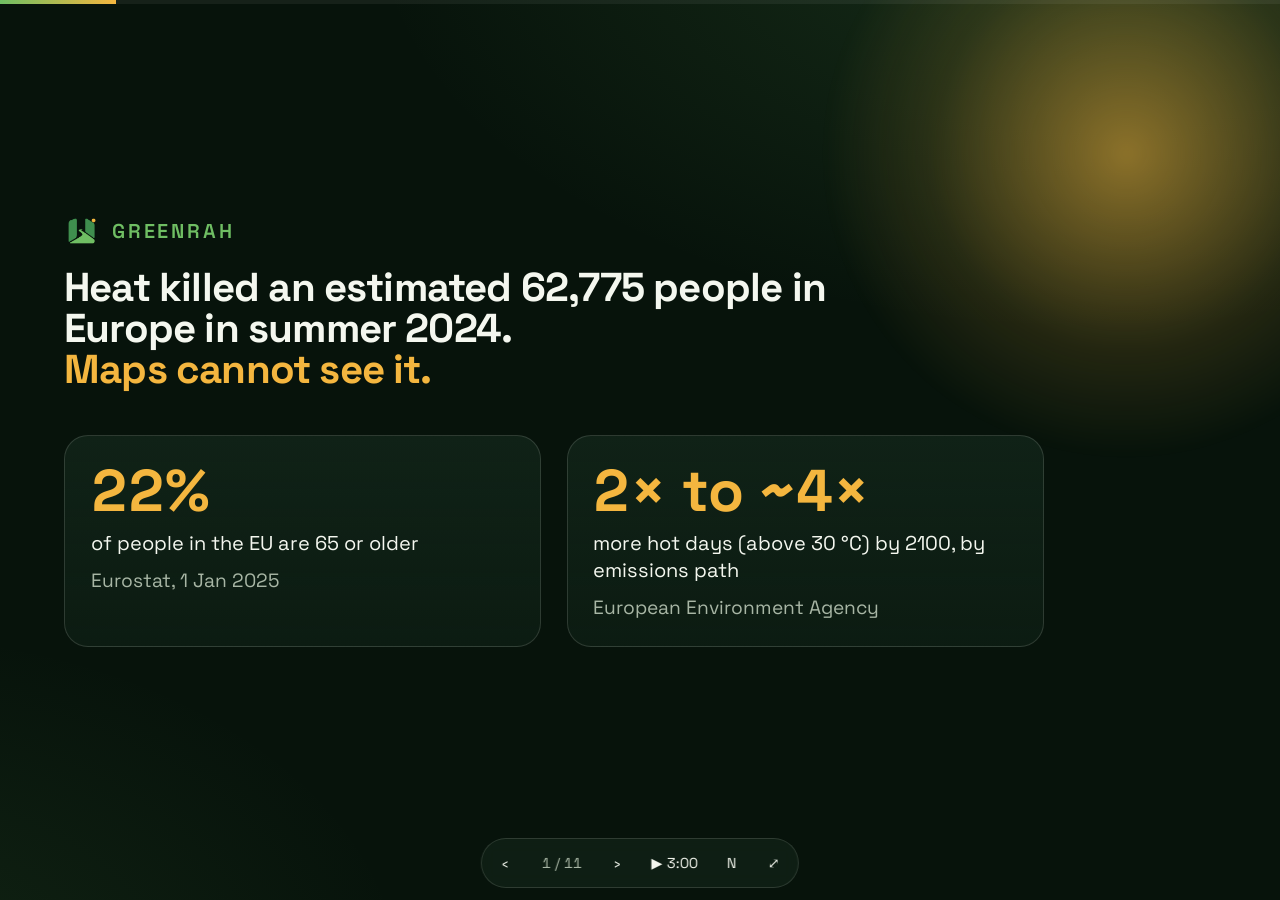
<file: index.html>
<!doctype html>
<html lang="en">
<head>
<meta charset="utf-8">
<meta name="viewport" content="width=device-width, initial-scale=1, viewport-fit=cover">
<meta name="robots" content="noindex, nofollow, noarchive">
<meta name="color-scheme" content="dark">
<meta name="theme-color" content="#07130b">
<title>GreenRah: The cooler way. 3-minute pitch</title>
<link rel="icon" href="assets/greenrah-icon.png">
<link rel="stylesheet" href="css/q.css?v=20261016g">
</head>
<body>
<div class="progress" aria-hidden="true"><i id="bar"></i></div>
<main id="deck" aria-roledescription="presentation" aria-label="GreenRah 3-minute pitch">

<!-- 1 HOOK -->
<section class="slide s-hook" data-id="hook" aria-label="Hook">
  <div class="sun" aria-hidden="true"></div>
  <div class="wrap">
    <p class="kicker r1"><img src="assets/greenrah-icon.png" alt="" class="mini-logo"> GreenRah</p>
    <h1 class="r2">Heat killed an estimated 62,775 people in Europe in summer 2024.<br><span class="hot">Maps cannot see it.</span></h1>
    <div class="stats stats-two">
      <div class="stat r3"><b class="count" data-to="22" data-suffix="%">22%</b><span>of people in the EU are 65 or older</span><small>Eurostat, 1 Jan 2025</small></div>
      <div class="stat r4"><b>2× to ~4×</b><span>more hot days (above 30&nbsp;°C) by 2100, by emissions path</span><small>European Environment Agency</small></div>
    </div>
  </div>
</section>

<!-- 2 PROBLEM -->
<section class="slide s-problem" data-id="problem" aria-label="Problem">
  <div class="wrap grid2">
    <div>
      <p class="kicker r1">The problem</p>
      <h2 class="r2">Imagine you travel to <span class="cycle"><span>Barcelona.</span><span>the Algarve.</span><span>Rome.</span></span></h2>
      <p class="lead r3">Your map shows the fastest way. Not the weather. Not the sun hours. Not the shade.</p>
      <ul class="xlist r4">
        <li><i class="x">✕</i> Weather</li><li><i class="x">✕</i> Sun hours</li><li><i class="x">✕</i> Shade</li>
      </ul>
    </div>
    <div class="maps-card r3" aria-hidden="true">
      <svg viewBox="0 0 400 300" class="mapsvg">
        <rect width="400" height="300" fill="#e9ece4"/>
        <g fill="#d6dccf"><rect x="20" y="20" width="90" height="70" rx="6"/><rect x="130" y="20" width="110" height="70" rx="6"/><rect x="260" y="20" width="120" height="70" rx="6"/><rect x="20" y="110" width="90" height="80" rx="6"/><rect x="260" y="110" width="120" height="80" rx="6"/><rect x="20" y="210" width="90" height="70" rx="6"/><rect x="130" y="210" width="110" height="70" rx="6"/><rect x="260" y="210" width="120" height="70" rx="6"/></g>
        <rect x="130" y="110" width="110" height="80" rx="6" fill="#cfe4c5"/>
        <path class="draw" d="M40 250 L120 250 L120 100 L250 100 L250 40 L360 40" fill="none" stroke="#4285f4" stroke-width="9" stroke-linecap="round" stroke-linejoin="round"/>
        <circle cx="40" cy="250" r="9" fill="#fff" stroke="#4285f4" stroke-width="4"/><circle cx="360" cy="40" r="10" fill="#ea4335"/>
        <g class="suns"><circle cx="120" cy="175" r="14" fill="#f4b63f"/><circle cx="185" cy="100" r="14" fill="#f4b63f"/><circle cx="305" cy="40" r="14" fill="#f4b63f"/></g>
      </svg>
      <div class="pill"><b>Fastest</b> · the shortest line on the map</div>
    </div>
  </div>
</section>

<!-- 3 SOLUTION / ENGINE -->
<section class="slide s-engine" data-id="engine" aria-label="Solution">
  <div class="wrap grid2">
    <div>
      <p class="kicker r1">The solution</p>
      <h2 class="r2">Not the fastest way.<br><span class="cool">The coolest way.</span></h2>
      <p class="lead r3">The GreenRah comfort engine combines five layers into one comfort score and a shade list.</p>
    </div>
    <div class="engine" aria-label="Five layers">
      <div class="layer l1"><span class="ic"><i class="ico" data-icon="temperature"></i></span>Live weather</div>
      <div class="layer l2"><span class="ic"><i class="ico" data-icon="sun"></i></span>Solar position</div>
      <div class="layer l3"><span class="ic"><i class="ico" data-icon="building"></i></span>3D building shapes</div>
      <div class="layer l4"><span class="ic"><i class="ico" data-icon="mountain"></i></span>Elevation and street slope</div>
      <div class="layer l5"><span class="ic"><i class="ico" data-icon="route"></i></span>Walkability network</div>
      <div class="engine-out">
        <div class="score"><small>Comfort score</small><b>82</b></div>
        <div class="shade-list"><small>Shade list</small><i style="--w:72%"></i><i style="--w:54%"></i><i style="--w:88%"></i></div>
      </div>
    </div>
  </div>
</section>

<!-- 4 HEAT SMART: LISBON -->
<section class="slide s-heat" data-id="heatsmart" aria-label="Heat smart demo, Lisbon">
  <div class="wrap demo">
    <div class="demo-copy">
      <p class="kicker r1">Heat smart</p>
      <h2 class="r2">A to B. Pick a day and an hour. <span class="cool">Get the coolest walk.</span></h2>
      <p class="meta r3">Lisbon · Igreja do Menino Deus → 15 Travessa do Barbosa · 19 Oct, 13:55</p>
      <ul class="legend r4"><li><i class="ln green"></i>Coolest</li><li><i class="ln red"></i>Fastest</li><li><i class="pin-ic">WC</i>Public toilet</li><li><i class="pin-ic water"><i class="ico" data-icon="droplet"></i></i>Water tap</li></ul>
    </div>
    <div class="stage3d r3">
      <div class="kb">
        <img class="shot" src="assets/app/lisbon-3d-base.webp" alt="GreenRah 3D view of Lisbon: coolest and fastest walks with toilet pins" data-fallback="lisbon">
        <svg class="overlay" viewBox="0 0 573 946" preserveAspectRatio="none" aria-hidden="true">
          <defs>
            <mask id="mask-lisbon" maskUnits="userSpaceOnUse" x="0" y="0" width="573" height="946">
              <path class="route red" pathLength="1" d="M 216 848 L 208 820 L 88 699 L 91 676 L 112 640 L 123 589 L 112 538 L 202 448 L 181 367 L 204 289 L 195 211 L 208 161 L 241 122"/>
              <path class="route green" pathLength="1" d="M 243 835 L 254 801 L 214 758 L 236 660 L 242 570 L 291 481 L 332 419 L 350 392 L 382 338 L 368 296 L 298 212 L 295 195 L 223 89 L 189 21"/>
            </mask>
          </defs>
          <image href="assets/app/lisbon-3d.webp" width="573" height="946" mask="url(#mask-lisbon)"/>
          <circle cx="228" cy="852" r="11" class="dot a"/><circle cx="226" cy="108" r="11" class="dot b"/>
        </svg>
        <div class="pins">
          <span class="pin wc" style="--x:45.5%;--y:71.4%;--d:0">WC</span>
          <span class="pin wc" style="--x:28.7%;--y:53.1%;--d:1">WC</span>
          <span class="pin wc" style="--x:58.1%;--y:42.3%;--d:2">WC</span>
          <span class="pin wc" style="--x:35.5%;--y:26.8%;--d:3">WC</span>
        </div>
      </div>
      <div class="chip-float"><b class="cool">Coolest</b> · more shade at 13:55</div>
    </div>
  </div>
</section>

<!-- 5 ACCESSIBLE: KEY DEMO -->
<section class="slide s-access" data-id="accessible" aria-label="Accessible mode demo, Barcelona">
  <div class="wrap demo">
    <div class="demo-copy">
      <p class="kicker r1 kick-access">Accessible mode</p>
      <h2 class="r2">For seniors, wheelchairs and strollers: <span class="access">find a gentle walk.</span></h2>
      <p class="meta r3">Barcelona · la Marina del Prat Vermell → Iveco Goncas, Carrer dels Almogavers · 18 Oct, 13:40</p>
      <ul class="legend r4"><li><i class="ln green"></i>Gentle: step-free, lowest slope</li><li><i class="ln red"></i>Fastest</li></ul>
      <button class="replay" type="button" data-replay>↻ Replay demo</button>
    </div>
    <div class="duo">
      <!-- Phone: live HTML rebuild of the GreenRah Plan panel -->
      <div class="phone" aria-label="GreenRah Plan panel switching from Heat smart to Accessible">
        <div class="screen">
          <div class="statusbar"><span>13:40</span><span>●●● ▮</span></div>
          <div class="plan">
            <div class="plan-head"><img src="assets/greenrah-icon.png" alt=""><b>Plan your walk</b></div>
            <small class="lbl">Routing mode</small>
            <div class="seg"><i class="knob"></i><span class="opt o1"><i class="ico" data-icon="sun"></i> Heat smart</span><span class="opt o2"><i class="ico" data-icon="accessible"></i> Accessible</span></div>
            <p class="hint"><span class="h1">Coolest vs fastest using shade, UTCI and sun exposure.</span><span class="h2">Step-free routes with the lowest slope.</span></p>
            <div class="field"><i class="fd"></i><small>From</small>la Marina del Prat Vermell</div>
            <div class="field"><i class="fd to"></i><small>To</small>Iveco Goncas, C. dels Almogavers</div>
            <div class="dt"><small>Date &amp; time</small><b>18 Oct · 13:40</b></div>
            <div class="days"><span>Fr<br>16</span><span>Sa<br>17</span><span class="on">Su<br>18</span><span>Mo<br>19</span><span>Tu<br>20</span></div>
            <div class="shadow-time"><small>Shadow time</small><b>13:40</b><i class="track"><i class="thumb"></i></i><span>00:00</span><span>12:00</span><span>24:00</span></div>
            <button class="go" type="button" tabindex="-1"><span class="g1">▷ Find coolest walk</span><span class="g2">▷ Find gentle walk</span><i class="spin"></i></button>
          </div>
          <div class="finger" aria-hidden="true"></div>
        </div>
      </div>
      <!-- Result -->
      <div class="result" aria-label="Barcelona result: gentle versus fastest">
        <div class="kb kb2">
          <img class="shot" src="assets/app/barcelona-3d-base.webp" alt="GreenRah 3D view of Barcelona: gentle and fastest walks" data-fallback="barcelona">
          <svg class="overlay" viewBox="0 0 568 796" preserveAspectRatio="none" aria-hidden="true">
            <defs>
              <mask id="mask-barcelona" maskUnits="userSpaceOnUse" x="0" y="0" width="568" height="796">
                <path class="route red" pathLength="1" d="M 236 713 L 240 442 L 226 384 L 198 336 L 148 326 L 97 295 L 90 247 L 147 174 L 113 96 L 141 66"/>
                <path class="route green" pathLength="1" d="M 243 713 L 243 659 L 254 597 L 254 452 L 272 434 L 371 375 L 433 295 L 490 264 L 499 202 L 482 190 L 424 163 L 306 153 L 286 131 L 199 123 L 188 72 L 163 59"/>
              </mask>
            </defs>
            <image href="assets/app/barcelona-3d.webp" width="568" height="796" mask="url(#mask-barcelona)"/>
            <circle cx="240" cy="728" r="11" class="dot a"/><circle cx="152" cy="50" r="11" class="dot b"/>
          </svg>
          <div class="pins"><span class="pin water" style="--x:45%;--y:58%;--d:0"><i class="ico" data-icon="droplet"></i></span><span class="pin water" style="--x:80%;--y:34%;--d:1"><i class="ico" data-icon="droplet"></i></span></div>
        </div>
        <div class="rcard">
          <div class="rtop"><span class="tag"><i class="ico" data-icon="accessible"></i> Gentle</span><span class="wx">18 °C · UV 1</span></div>
          <div class="rnums"><b>5.1 km</b><b>1 h 6 m</b><b>60% shade</b></div>
          <div class="rwater"><i class="ico" data-icon="droplet"></i> Water on the path</div>
        </div>
      </div>
    </div>
  </div>
</section>

<!-- 6 FEATURES -->
<section class="slide s-features" data-id="features" aria-label="Features">
  <div class="wrap grid2">
    <div>
      <p class="kicker r1">Built for summer</p>
      <h2 class="r2">Water and toilets, <span class="cool">on your route and across the map.</span></h2>
      <p class="lead r3">In a heatwave, a drinking tap is not a detail. It is safety. GreenRah shows taps and WCs across Europe and Great Britain, and it factors in clouds too.</p>
      <div class="facts r4">
        <div><b class="count" data-to="37">37</b><span>countries</span></div>
        <div><b class="count" data-to="1471" data-suffix="+">1,471</b><span>cities</span></div>
        <div><b>EN · PT</b><span>languages</span></div>
        <div><b>~2</b><span>months live</span></div>
      </div>
    </div>
    <div class="phone phone-real r3">
      <div class="screen"><img src="assets/screen-android.webp" alt="GreenRah on Android: route options with a public toilet on the path, walk score and shade coverage"></div>
      <span class="pin big wc" style="--x:84%;--y:50%;--d:0">WC</span>
      <span class="pin big water" style="--x:12%;--y:30%;--d:1"><i class="ico" data-icon="droplet"></i></span>
    </div>
  </div>
</section>

<!-- 7 FOR EVERYONE -->
<section class="slide s-people" data-id="people" aria-label="Who it is for">
  <div class="wrap">
    <p class="kicker r1">For everyone who walks</p>
    <h2 class="r2">One app. <span class="cool">Every kind of walker.</span></h2>
    <ul class="people">
      <li><span><i class="ico" data-icon="walk"></i></span>Walkers</li><li><span><i class="ico" data-icon="luggage"></i></span>Tourists</li><li><span><i class="ico" data-icon="old"></i></span>Seniors</li>
      <li><span><i class="ico" data-icon="baby-carriage"></i></span>Parents</li><li><span><i class="ico" data-icon="wheelchair"></i></span>Disabled people</li><li><span><i class="ico" data-icon="heartbeat"></i></span>Runners</li>
    </ul>
  </div>
</section>

<!-- 8 COMPETITION -->
<section class="slide s-comp" data-id="competition" aria-label="Competition">
  <div class="wrap">
    <p class="kicker r1">Competition</p>
    <h2 class="r2">Some apps show shade. Some show weather. <span class="cool">Only GreenRah uses both.</span></h2>
    <div class="cmp-scroll r3">
      <table class="cmp">
        <caption class="sr">How walking apps compare, October 2026</caption>
        <thead>
          <tr>
            <th scope="col"></th>
            <th scope="col">Google Maps</th>
            <th scope="col">ShadeMap</th>
            <th scope="col">ALKOO</th>
            <th scope="col">Komoot</th>
            <th scope="col" class="us"><i class="ico" data-icon="leaf"></i> GreenRah</th>
          </tr>
        </thead>
        <tbody>
          <tr>
            <th scope="row">Walking route</th>
            <td class="y">✓</td>
            <td class="no">✕</td>
            <td class="y">✓</td>
            <td class="y">✓</td>
            <td class="y us">✓</td>
          </tr>
          <tr>
            <th scope="row">Shade &amp; sun</th>
            <td class="no">✕</td>
            <td class="part"><i class="ring" aria-hidden="true"></i><small>shadows only</small></td>
            <td class="y">✓</td>
            <td class="no">✕</td>
            <td class="y us">✓</td>
          </tr>
          <tr>
            <th scope="row">Weather changes route</th>
            <td class="no">✕</td>
            <td class="no">✕</td>
            <td class="part"><i class="ring" aria-hidden="true"></i><small>info only</small></td>
            <td class="part"><i class="ring" aria-hidden="true"></i><small>info only</small></td>
            <td class="y us">✓</td>
          </tr>
          <tr>
            <th scope="row">Gentle, step-free</th>
            <td class="no">✕</td>
            <td class="no">✕</td>
            <td class="part"><i class="ring" aria-hidden="true"></i><small>graph only</small></td>
            <td class="part"><i class="ring" aria-hidden="true"></i><small>profile only</small></td>
            <td class="y us">✓</td>
          </tr>
        </tbody>
      </table>
    </div>
    <p class="foot r4">Shade apps show shade. Weather apps show forecasts. Only GreenRah uses both to choose the route. Based on public features, Oct 2026.</p>
  </div>
</section>

<!-- 9 CITY INSIGHTS -->
<section class="slide s-biz" data-id="insights" aria-label="City Insights">
  <div class="wrap">
    <p class="kicker r1">City Insights</p>
    <h2 class="r2">City Insights: answers for mayors</h2>
    <p class="lead sub r3">A dashboard built from real walking trips, so cities can act on heat.</p>
    <ul class="qgrid r3">
      <li>Where is walking too hot, and when?</li>
      <li>Where do people actually walk?</li>
      <li>Do people choose cooler routes, especially on heatwave days?</li>
      <li>Where are the gaps in water, toilets, shade and green space?</li>
      <li>Which neighbourhoods and groups are left out?</li>
      <li>Did a tree-planting or shade project help?</li>
    </ul>
    <p class="helps r4"><b>How it helps.</b> Plan trees and shade, support local shops on hot streets, measure impact.</p>
    <p class="foot r4">Aggregated, anonymous, GDPR-compliant. No personal data.</p>
  </div>
</section>

<!-- 10 BUSINESS MODEL -->
<section class="slide s-model" data-id="model" aria-label="Business model">
  <div class="wrap">
    <p class="kicker r1">Business model</p>
    <h2 class="r2">Free to walk. <span class="cool">Paid where it helps a city.</span></h2>
    <div class="prices r3">
      <article class="price">
        <h3>Free app</h3>
        <p>No ads. The walk is free.</p>
      </article>
      <article class="price">
        <h3>Premium</h3>
        <p class="eur">EUR 1.99/month</p>
        <p>Health features: steps, km.</p>
      </article>
      <article class="price main">
        <h3>City Insights</h3>
        <p class="eur">EUR 6k / city / year</p>
        <p>For municipalities. Consultant heat studies cost EUR 15k–80k.</p>
      </article>
    </div>
    <p class="proof r4">Live now: web app + Android. Across Europe and Great Britain, 1,470+ cities. iPhone coming.</p>
  </div>
</section>

<!-- 11 CLOSE -->
<section class="slide s-close" data-id="close" aria-label="Founder and call to action">
  <div class="wrap grid2 close-grid">
    <div>
      <div class="brand-lockup r1">
        <img src="assets/greenrah-logo-white.png" alt="GreenRah" class="logo-full logo-white">
        <p class="tagline">The cooler way.</p>
      </div>
      <h2 class="r2">Live in EU and GB.<br><span class="cool">Next can be your city.</span></h2>
      <div class="founder r3"><img src="assets/yousef-320.jpg" alt="Yousef Ebrahimi"><div><b>Yousef Ebrahimi</b><span>Founder and data analyst. 10 years in data analytics, SEO and digital marketing.</span></div></div>
      <p class="site r4"><a href="https://yousef.uk"><i class="ico" data-icon="world"></i> yousef.UK</a></p>
    </div>
    <div class="qr-box r3">
      <div id="qr" aria-label="QR code to greenrah.com"></div>
      <b>Scan to talk to us</b>
      <a class="mail" href="mailto:contact@greenrah.com">contact@greenrah.com</a>
    </div>
  </div>
</section>

</main>

<!-- HUD -->
<nav class="hud" id="hud" aria-label="Controls">
  <button type="button" data-act="prev" aria-label="Previous">‹</button>
  <span id="count">1 / 11</span>
  <button type="button" data-act="next" aria-label="Next">›</button>
  <button type="button" data-act="auto" id="autoBtn" aria-pressed="false" title="Auto-advance, about 3 minutes (A)">▶ 3:00</button>
  <button type="button" data-act="notes" title="Speaker notes (N)">N</button>
  <button type="button" data-act="full" title="Fullscreen (F)">⤢</button>
</nav>
<aside class="notes" id="notes" hidden aria-label="Speaker notes">
  <div class="notes-head"><b>Speaker notes</b><span id="noteMeta"></span><button type="button" data-act="notes" aria-label="Close notes">✕</button></div>
  <p id="noteText"></p>
  <ol id="noteSrc" class="src"></ol>
</aside>
<div class="help" id="help" hidden><b>Keys</b> → / Space next · ← back · N notes · A auto 3:00 · F fullscreen · R replay demo · Home / End · ? help</div>
<noscript><p class="noscript">This deck needs JavaScript.</p></noscript>
<script src="js/qrcode.js?v=20261016g"></script>
<script src="js/icons.js?v=20261016g"></script>
<script src="js/notes.js?v=20261016g"></script>
<script src="js/q.js?v=20261016g"></script>
</body>
</html>
</file>
<file: css/q.css>
/* GreenRah 3-minute pitch (/q). Brand tokens match /g. Fluid, no letterbox. */
@font-face{font-family:"Space Grotesk";font-weight:300;font-display:swap;src:url("../fonts/space-grotesk-latin-300-normal.woff2") format("woff2")}
@font-face{font-family:"Space Grotesk";font-weight:400;font-display:swap;src:url("../fonts/space-grotesk-latin-400-normal.woff2") format("woff2")}
@font-face{font-family:"Space Grotesk";font-weight:500;font-display:swap;src:url("../fonts/space-grotesk-latin-500-normal.woff2") format("woff2")}
@font-face{font-family:"Space Grotesk";font-weight:600;font-display:swap;src:url("../fonts/space-grotesk-latin-600-normal.woff2") format("woff2")}
@font-face{font-family:"Space Grotesk";font-weight:700;font-display:swap;src:url("../fonts/space-grotesk-latin-700-normal.woff2") format("woff2")}
:root{
  --bg:#07130b;--surface:#102217;--elevated:#183526;--text:#f4f7ef;--muted:#a8b6a5;
  --cool:#6fbe63;--cool-2:#3f8f4e;--hot:#f4b63f;--red:#ef5a46;--access:#5aa6e6;--access-2:#2b7bbf;
  --line:rgba(244,247,239,.14);
  --font:"Space Grotesk",ui-sans-serif,system-ui,"Segoe UI",Roboto,Arial,sans-serif;
  --emoji:"Apple Color Emoji","Segoe UI Emoji","Noto Color Emoji",sans-serif;
  --ease:cubic-bezier(.22,.61,.36,1);--spring:cubic-bezier(.34,1.56,.64,1);
  --h1:clamp(2.2rem,5.6vw,6rem);--h2:clamp(1.8rem,3.9vw,4.2rem);--lead:clamp(1.05rem,1.6vw,1.7rem);
  --pad:clamp(1.25rem,5vw,6rem);
}
*,*::before,*::after{box-sizing:border-box}
html,body{margin:0;height:100%;background:var(--bg);color:var(--text);font-family:var(--font);-webkit-font-smoothing:antialiased}
body{overflow:hidden}
h1,h2,p,ul,ol{margin:0;padding:0}ul,ol{list-style:none}
img{display:block;max-width:100%}
button{font:inherit;color:inherit;cursor:pointer}
a{color:inherit}
.cool{color:var(--cool)}.hot{color:var(--hot)}.access{color:var(--access)}

/* Deck and slides */
#deck{position:fixed;inset:0;overflow:hidden}
.slide{position:absolute;inset:0;display:flex;align-items:center;padding:var(--pad);padding-bottom:calc(var(--pad) + 2.5rem);
  opacity:0;visibility:hidden;transform:translateX(3%);transition:opacity .6s var(--ease),transform .6s var(--ease),visibility 0s .6s;
  background:radial-gradient(1200px 700px at 85% -10%,rgba(111,190,99,.16),transparent 60%),
             radial-gradient(900px 600px at -10% 110%,rgba(111,190,99,.10),transparent 60%),var(--bg);
  overflow:auto}
.slide.active{opacity:1;visibility:visible;transform:none;transition:opacity .6s var(--ease),transform .6s var(--ease),visibility 0s}
.slide.past{transform:translateX(-3%)}
.wrap{width:min(1500px,100%);margin:auto}
.grid2{display:grid;grid-template-columns:1.05fr .95fr;gap:clamp(1.5rem,4vw,5rem);align-items:center}
.kicker{font-weight:600;letter-spacing:.14em;text-transform:uppercase;color:var(--cool);font-size:clamp(1.25rem,1.55vw,1.5rem);display:flex;align-items:center;gap:.6em;margin-bottom:1.1rem}
.kick-access{color:var(--access)}
.mini-logo{width:1.8em;height:1.8em;border-radius:.4em}
h1{font-size:var(--h1);line-height:1.02;font-weight:700;letter-spacing:-.02em}
h2{font-size:var(--h2);line-height:1.06;font-weight:700;letter-spacing:-.015em}
.lead{font-size:var(--lead);line-height:1.4;color:var(--muted);margin-top:1.3rem;max-width:34ch}
.meta{margin-top:1.1rem;color:var(--muted);font-size:clamp(1.25rem,1.5vw,1.55rem);line-height:1.45}
.foot{margin-top:1.1rem;color:var(--muted);font-size:clamp(1.25rem,1.45vw,1.4rem);line-height:1.35}

/* Reveal order on slide entry */
.r1,.r2,.r3,.r4,.r5{opacity:0;transform:translateY(18px)}
.active .r1,.active .r2,.active .r3,.active .r4,.active .r5{animation:rise .7s var(--ease) forwards}
.active .r2{animation-delay:.15s}.active .r3{animation-delay:.45s}.active .r4{animation-delay:.75s}.active .r5{animation-delay:1.05s}
@keyframes rise{to{opacity:1;transform:none}}

/* 1 Hook */
.s-hook .sun{position:absolute;right:-12vmax;top:-12vmax;width:48vmax;height:48vmax;border-radius:50%;
  background:radial-gradient(circle,rgba(244,182,63,.55),rgba(244,182,63,.12) 45%,transparent 70%);filter:blur(4px);animation:pulse 6s ease-in-out infinite}
@keyframes pulse{50%{transform:scale(1.06);opacity:.85}}
.stats{display:grid;grid-template-columns:repeat(3,1fr);gap:clamp(1rem,2vw,2rem);margin-top:clamp(2rem,5vh,4rem)}
.stat{background:linear-gradient(180deg,var(--surface),rgba(16,34,23,.6));border:1px solid var(--line);border-radius:24px;padding:clamp(1rem,2vw,2rem)}
.stat b{display:block;font-size:clamp(2.2rem,4.6vw,5rem);font-weight:700;color:var(--hot);line-height:1;font-variant-numeric:tabular-nums}
.stat span{display:block;margin-top:.6rem;font-size:clamp(1.25rem,1.55vw,1.6rem);line-height:1.35}
.stat small{display:block;margin-top:.7rem;color:var(--muted);font-size:clamp(1.2rem,1.4vw,1.45rem)}

/* 2 Problem */
.cycle{display:inline-grid;vertical-align:bottom;color:var(--hot)}
.cycle span{grid-area:1/1;opacity:0;animation:cyc 6s infinite}
.cycle span:nth-child(2){animation-delay:2s}.cycle span:nth-child(3){animation-delay:4s}
@keyframes cyc{0%,3%{opacity:0;transform:translateY(.3em)}8%,30%{opacity:1;transform:none}36%,100%{opacity:0;transform:translateY(-.3em)}}
.xlist{display:flex;gap:1rem;flex-wrap:wrap;margin-top:1.6rem}
.xlist li{background:var(--surface);border:1px solid var(--line);border-radius:999px;padding:.55em 1.1em;font-size:clamp(1.25rem,1.5vw,1.5rem)}
.x{color:var(--red);font-style:normal;font-weight:700;margin-right:.35em}
.maps-card{position:relative;border-radius:28px;overflow:hidden;box-shadow:0 30px 80px rgba(0,0,0,.5);border:1px solid var(--line)}
.mapsvg{display:block;width:100%;height:auto}
.draw{stroke-dasharray:900;stroke-dashoffset:900}
.active .draw{animation:dash 2s .6s var(--ease) forwards}
@keyframes dash{to{stroke-dashoffset:0}}
.suns circle{transform-box:fill-box;transform-origin:center;transform:scale(0)}
.active .suns circle{animation:pop .5s var(--spring) forwards,glow 1.6s 1s ease-in-out infinite alternate}
.active .suns circle:nth-child(1){animation-delay:1.6s,2.2s}.active .suns circle:nth-child(2){animation-delay:1.9s,2.4s}.active .suns circle:nth-child(3){animation-delay:2.2s,2.6s}
@keyframes glow{to{filter:drop-shadow(0 0 8px #f4b63f)}}
.pill{position:absolute;left:1rem;bottom:1rem;background:#fff;color:#1b2a1f;border-radius:999px;padding:.5em 1em;font-size:clamp(1.25rem,1.45vw,1.5rem);box-shadow:0 6px 20px rgba(0,0,0,.25)}

/* 3 Engine */
.engine{display:grid;gap:.7rem}
.layer{display:flex;align-items:center;gap:1rem;background:var(--surface);border:1px solid var(--line);border-left:4px solid var(--cool);border-radius:16px;
  padding:clamp(.7rem,1.2vw,1.1rem) 1.2rem;font-size:clamp(1rem,1.35vw,1.45rem);font-weight:500;opacity:0;transform:translateX(40px)}
.layer .ic{width:2em;height:2em;display:grid;place-items:center;border-radius:10px;background:var(--elevated);color:var(--cool);font-size:1.05em}
.active .layer{animation:slidein .55s var(--ease) forwards}
.active .l1{animation-delay:.5s}.active .l2{animation-delay:.75s}.active .l3{animation-delay:1s}.active .l4{animation-delay:1.25s}.active .l5{animation-delay:1.5s}
@keyframes slidein{to{opacity:1;transform:none}}
.engine-out{display:grid;grid-template-columns:auto 1fr;gap:1rem;margin-top:.6rem;opacity:0}
.active .engine-out{animation:rise .7s 2s var(--ease) forwards}
.score,.shade-list{background:linear-gradient(135deg,var(--cool),var(--cool-2));color:#07130b;border-radius:18px;padding:1rem 1.3rem}
.score b{font-size:clamp(2rem,3.4vw,3.6rem);line-height:1}.score small,.shade-list small{display:block;font-weight:600}
.shade-list{background:var(--elevated);color:var(--text);display:flex;flex-direction:column;gap:.45rem;justify-content:center}
.shade-list i{display:block;height:10px;border-radius:6px;background:linear-gradient(90deg,var(--cool) var(--w),rgba(244,182,63,.7) var(--w))}

/* Demo layout (4, 5) */
.demo{display:grid;grid-template-columns:.8fr 1.2fr;gap:clamp(1.5rem,3.5vw,4rem);align-items:center}
.demo-copy h2{font-size:clamp(1.7rem,3.2vw,3.5rem)}
.legend{display:flex;flex-wrap:wrap;gap:.6rem 1.4rem;margin-top:1.4rem;font-size:clamp(1.25rem,1.7vw,1.75rem);color:var(--muted)}
.legend li{display:flex;align-items:center;gap:.5em}
.ln{display:inline-block;width:2.2em;height:8px;border-radius:4px}.ln.green{background:var(--cool)}.ln.red{background:var(--red)}
.pin-ic{font-style:normal;font-size:.95em;font-weight:700;background:#fff;color:#2b7bbf;border-radius:6px;padding:.12em .4em;font-family:var(--font),var(--emoji)}
.pin-ic.water{background:#dff0ff}
.replay{margin-top:1.6rem;background:transparent;border:1px solid var(--line);border-radius:999px;padding:.5em 1.1em;color:var(--muted)}
.replay:hover{color:var(--text);border-color:var(--access)}

/* Ken Burns stage with SVG route draw */
.stage3d,.result{position:relative;border-radius:26px;overflow:hidden;border:1px solid var(--line);box-shadow:0 30px 80px rgba(0,0,0,.55);background:#0c1a11;aspect-ratio:1000/620}
.kb{position:absolute;inset:0;transform-origin:60% 45%}
.active .kb{animation:kenburns 16s ease-in-out forwards}
@keyframes kenburns{0%{transform:scale(1.18) translate(3%,4%) rotate(-1deg)}100%{transform:scale(1.02) translate(-1%,-1%) rotate(0)}}
.shot{position:absolute;inset:0;width:100%;height:100%;object-fit:cover}
.fallback{position:absolute;inset:0;width:100%;height:100%}
.overlay{position:absolute;inset:0;width:100%;height:100%}
.route{fill:none;stroke-width:12;stroke-linecap:round;stroke-linejoin:round;stroke-dasharray:1;stroke-dashoffset:1}
.route.red{stroke:var(--red);opacity:.9}.route.green{stroke:var(--cool);stroke-width:14;filter:drop-shadow(0 0 8px rgba(111,190,99,.7))}
.dot{fill:#fff;stroke:#07130b;stroke-width:5;transform-box:fill-box;transform-origin:center;transform:scale(0)}
.dot.b{fill:var(--hot)}
.s-heat.active .dot{animation:pop .45s .6s var(--spring) forwards}
.s-heat.active .route.red{animation:draw 1.8s 1s var(--ease) forwards}
.s-heat.active .route.green{animation:draw 2.6s 1.6s var(--ease) forwards}
@keyframes draw{to{stroke-dashoffset:0}}
.pins{position:absolute;inset:0;pointer-events:none}
.pin{position:absolute;left:var(--x);top:var(--y);transform:translate(-50%,-100%) scale(0);transform-origin:50% 100%;
  background:#fff;color:#2b7bbf;font-weight:700;font-size:clamp(1.15rem,1.5vw,1.55rem);padding:.35em .55em;border-radius:10px 10px 10px 2px;
  box-shadow:0 8px 18px rgba(0,0,0,.35);font-family:var(--font),var(--emoji)}
.pin::after{content:"";position:absolute;left:50%;bottom:-6px;width:12px;height:12px;background:inherit;transform:translateX(-50%) rotate(45deg);z-index:-1;border-radius:2px}
.pin.water{background:#dff0ff}
.pin.big{font-size:clamp(1.35rem,1.8vw,1.9rem)}
.s-heat.active .pin{animation:pinpop .55s var(--spring) forwards;animation-delay:calc(3.6s + var(--d) * .35s)}
.s-features.active .pin{animation:pinpop .55s var(--spring) forwards;animation-delay:calc(1.4s + var(--d) * .4s)}
@keyframes pinpop{0%{transform:translate(-50%,-100%) scale(0)}70%{transform:translate(-50%,-100%) scale(1.15)}100%{transform:translate(-50%,-100%) scale(1)}}
@keyframes pop{to{transform:scale(1)}}
.chip-float{position:absolute;right:1rem;top:1rem;background:rgba(7,19,11,.82);backdrop-filter:blur(6px);border:1px solid var(--line);border-radius:999px;padding:.5em 1em;font-size:clamp(1.25rem,1.6vw,1.65rem);opacity:0}
.s-heat.active .chip-float{animation:rise .6s 4.6s var(--ease) forwards}

/* Phone mockup */
.phone{position:relative;width:clamp(220px,22vw,340px);aspect-ratio:9/19.5;border-radius:44px;padding:11px;background:linear-gradient(145deg,#2b3f33,#16241b);
  box-shadow:0 40px 90px rgba(0,0,0,.6),inset 0 0 0 2px rgba(255,255,255,.06);flex:none}
.phone::before{content:"";position:absolute;top:18px;left:50%;width:30%;height:22px;transform:translateX(-50%);background:#050a07;border-radius:20px;z-index:3}
.screen{position:relative;width:100%;height:100%;border-radius:34px;overflow:hidden;background:#f6f8f3;color:#14231a}
.phone-real{justify-self:center;animation:float 6s ease-in-out infinite}
.phone-real .screen img{width:100%;height:100%;object-fit:cover;object-position:top}
@keyframes float{50%{transform:translateY(-10px)}}
.statusbar{display:flex;justify-content:space-between;padding:14px 22px 0;font-size:11px;font-weight:600;height:40px}

/* Plan panel rebuild */
.plan{padding:6px 14px;font-size:clamp(10px,.85vw,13px)}
.plan-head{display:flex;align-items:center;gap:8px;margin:6px 0 10px}.plan-head img{width:24px;height:24px;border-radius:6px}.plan-head b{font-size:1.15em;letter-spacing:.06em;text-transform:uppercase;font-size:.95em}
.lbl,.dt small,.field small{display:block;font-size:.78em;font-weight:700;letter-spacing:.08em;text-transform:uppercase;color:#5b6d5e}
.seg{position:relative;display:grid;grid-template-columns:1fr 1fr;background:#e8eee5;border-radius:12px;padding:4px;margin:6px 0 8px}
.knob{position:absolute;top:4px;bottom:4px;left:4px;width:calc(50% - 4px);border-radius:9px;background:var(--cool-2);transition:transform .6s var(--spring),background .5s}
.opt{position:relative;z-index:1;text-align:center;padding:.75em 0;font-weight:600;transition:color .4s}
.o1{color:#fff}.o2{color:#33463a}
.hint{position:relative;min-height:3em;color:#4a5c4e;line-height:1.35}
.hint span{position:absolute;inset:0;transition:opacity .4s}.hint .h2{opacity:0}
.field{position:relative;background:#fff;border:1px solid #d8e1d4;border-radius:10px;padding:.55em .8em .55em 1.8em;margin-top:7px;font-weight:500;white-space:nowrap;overflow:hidden;text-overflow:ellipsis}
.fd{position:absolute;left:.7em;top:50%;width:8px;height:8px;border-radius:50%;background:var(--cool-2);transform:translateY(-50%)}.fd.to{background:var(--hot)}
.field small{font-size:.7em}
.dt{display:flex;justify-content:space-between;align-items:end;margin-top:10px}
.days{display:grid;grid-template-columns:repeat(5,1fr);gap:5px;margin-top:6px;text-align:center;font-size:.85em;line-height:1.2}
.days span{background:#fff;border:1px solid #d8e1d4;border-radius:8px;padding:.35em 0}
.days .on{background:var(--cool-2);color:#fff;border-color:transparent;transition:background .5s}
.go{position:relative;display:block;width:100%;margin-top:12px;border:0;border-radius:12px;padding:1em 0;background:var(--cool-2);color:#fff;font-weight:700;transition:background .5s,transform .15s;overflow:hidden}
.go span{display:block;transition:opacity .35s,transform .35s}.go .g2{position:absolute;inset:0;display:grid;place-items:center;opacity:0;transform:translateY(8px)}
.spin{position:absolute;right:14px;top:50%;width:16px;height:16px;margin-top:-8px;border:2px solid rgba(255,255,255,.4);border-top-color:#fff;border-radius:50%;opacity:0}
.finger{position:absolute;width:34px;height:34px;border-radius:50%;background:rgba(20,35,26,.25);border:2px solid rgba(255,255,255,.9);box-shadow:0 4px 14px rgba(0,0,0,.3);
  left:30%;top:80%;opacity:0;transition:left .8s var(--ease),top .8s var(--ease),opacity .3s,transform .15s;z-index:4;pointer-events:none}
.finger.tap{transform:scale(.75)}
.finger.tap::after{content:"";position:absolute;inset:-2px;border-radius:50%;border:2px solid #fff;animation:ripple .6s ease-out}
@keyframes ripple{from{transform:scale(1);opacity:1}to{transform:scale(2.4);opacity:0}}

/* Demo states driven by JS (data-step on .s-access) */
.s-access[data-step] .finger{opacity:1}
.s-access[data-step="1"] .finger,.s-access[data-step="2"] .finger{left:68%;top:var(--seg-y,27%)}
.s-access[data-step="2"] .knob,.s-access[data-step="3"] .knob,.s-access[data-step="4"] .knob,.s-access[data-step="5"] .knob{transform:translateX(100%);background:var(--access-2)}
.s-access:is([data-step="2"],[data-step="3"],[data-step="4"],[data-step="5"]) .o1{color:#33463a}
.s-access:is([data-step="2"],[data-step="3"],[data-step="4"],[data-step="5"]) .o2{color:#fff}
.s-access:is([data-step="2"],[data-step="3"],[data-step="4"],[data-step="5"]) .h1{opacity:0}
.s-access:is([data-step="2"],[data-step="3"],[data-step="4"],[data-step="5"]) .h2{opacity:1}
.s-access:is([data-step="2"],[data-step="3"],[data-step="4"],[data-step="5"]) .go,
.s-access:is([data-step="2"],[data-step="3"],[data-step="4"],[data-step="5"]) .days .on{background:var(--access-2)}
.s-access:is([data-step="2"],[data-step="3"],[data-step="4"],[data-step="5"]) .g1{opacity:0;transform:translateY(-8px)}
.s-access:is([data-step="2"],[data-step="3"],[data-step="4"],[data-step="5"]) .g2{opacity:1;transform:none}
.s-access:is([data-step="3"],[data-step="4"]) .finger{left:50%;top:var(--go-y,90%)}
.s-access[data-step="4"] .go{transform:scale(.97)}
.s-access[data-step="4"] .spin{opacity:1;animation:spin .7s linear infinite}
.s-access[data-step="5"] .finger{opacity:0}
@keyframes spin{to{transform:rotate(360deg)}}
.duo{display:flex;gap:clamp(1rem,2vw,2rem);align-items:center}
.result{flex:1;opacity:0;transform:translateX(30px) scale(.97);transition:opacity .7s var(--ease),transform .7s var(--ease)}
.s-access[data-step="5"] .result{opacity:1;transform:none}
.s-access[data-step="5"] .kb2{animation:kenburns 14s ease-in-out forwards}
.s-access[data-step="5"] .result .route.red{animation:draw 1.4s .3s var(--ease) forwards}
.s-access[data-step="5"] .result .route.green{animation:draw 2.2s .8s var(--ease) forwards}
.s-access[data-step="5"] .result .dot{animation:pop .45s .1s var(--spring) forwards}
.s-access[data-step="5"] .result .pin{animation:pinpop .55s var(--spring) forwards;animation-delay:calc(2.6s + var(--d) * .35s)}
.rcard{position:absolute;left:1rem;right:1rem;bottom:1rem;background:rgba(255,255,255,.95);color:#14231a;border-radius:18px;padding:.8rem 1rem;box-shadow:0 10px 30px rgba(0,0,0,.35);
  font-size:clamp(.75rem,.95vw,1rem);opacity:0;transform:translateY(20px)}
.s-access[data-step="5"] .rcard{animation:rise .6s 2.4s var(--ease) forwards}
.rtop{display:flex;justify-content:space-between;align-items:center}
.tag{background:#e3effa;color:var(--access-2);font-weight:700;border-radius:999px;padding:.2em .7em}
.wx{color:#4a5c4e;font-weight:600}
.rnums{display:flex;gap:1.2rem;margin:.5rem 0 .3rem;font-size:1.3em;flex-wrap:wrap}
.rwater{color:#2b7bbf;font-weight:600;font-family:var(--font),var(--emoji)}

/* 6 Features */
.facts{display:grid;grid-template-columns:repeat(4,1fr);gap:.8rem;margin-top:2rem}
.facts div{background:var(--surface);border:1px solid var(--line);border-radius:18px;padding:1rem}
.facts b{display:block;font-size:clamp(1.5rem,2.6vw,2.8rem);color:var(--cool);line-height:1;font-variant-numeric:tabular-nums}
.facts span{color:var(--muted);font-size:clamp(1.25rem,1.45vw,1.5rem)}

/* 7 People */
.people{display:grid;grid-template-columns:repeat(6,1fr);gap:1rem;margin-top:3rem}
.people li{background:var(--surface);border:1px solid var(--line);border-radius:22px;padding:1.6rem 1rem;text-align:center;font-size:clamp(1.25rem,1.6vw,1.6rem);font-weight:500;opacity:0;transform:translateY(30px) scale(.9)}
.people span{display:block;font-size:clamp(2rem,3.5vw,3.6rem);margin-bottom:.6rem;font-family:var(--emoji)}
.active .people li{animation:rise .6s var(--spring) forwards}
.active .people li:nth-child(1){animation-delay:.4s}.active .people li:nth-child(2){animation-delay:.55s}.active .people li:nth-child(3){animation-delay:.7s}
.active .people li:nth-child(4){animation-delay:.85s}.active .people li:nth-child(5){animation-delay:1s}.active .people li:nth-child(6){animation-delay:1.15s}

/* 8 Competition */
.table{margin-top:2.2rem;border:1px solid var(--line);border-radius:22px;overflow:hidden}
.tr{display:grid;grid-template-columns:1.6fr 1fr 1fr 1fr;align-items:center}
.tr span{padding:clamp(.6rem,1.3vw,1.15rem) 1.2rem;border-top:1px solid var(--line);font-size:clamp(.85rem,1.3vw,1.35rem)}
.th span{border-top:0;font-weight:700;color:var(--muted)}
.tr .us{background:rgba(111,190,99,.12);color:var(--text);font-weight:700}.th .us{color:var(--cool)}
.y{color:var(--cool)}.n{color:var(--red)}

/* 9 Business */
.plans{display:grid;grid-template-columns:repeat(3,1fr);gap:.8rem;margin-top:2rem}
.plan-card{background:var(--surface);border:1px solid var(--line);border-radius:20px;padding:1.1rem;display:flex;flex-direction:column;gap:.4rem}
.plan-card b{font-size:clamp(1.15rem,1.7vw,1.8rem)}.plan-card span{color:var(--muted);font-size:clamp(.8rem,1vw,1.02rem)}
.plan-card em{font-style:normal;font-size:.8rem;font-weight:700;align-self:flex-start;border-radius:999px;padding:.2em .7em;background:var(--elevated);color:var(--muted)}
.plan-card em.live,.cta em.live{background:var(--cool);color:#07130b}
.plan-card.main{border-color:var(--cool);background:linear-gradient(160deg,rgba(111,190,99,.22),var(--surface))}
.plan-card.main em{background:var(--hot);color:#07130b}
.dash{background:#f6f8f3;color:#14231a;border-radius:26px;padding:clamp(1rem,2vw,2rem);box-shadow:0 30px 80px rgba(0,0,0,.5)}
.dash-head{display:flex;justify-content:space-between;align-items:baseline}.dash-head b{font-size:1.4rem}.dash-head small{color:#6b7c6e}
.dash-list{margin-top:.8rem;display:grid;gap:.5rem;font-size:clamp(.9rem,1.2vw,1.2rem);font-family:var(--font),var(--emoji)}
.dash-list li{background:#fff;border:1px solid #dfe6da;border-radius:12px;padding:.6rem .8rem}
.shopday{margin-top:1rem}.shopday small{color:#4a5c4e}
.hours{position:relative;height:34px;margin-top:.5rem;border-radius:10px;background:#e5ebe2;overflow:hidden}
.hours i{position:absolute;top:0;bottom:0;left:calc(var(--s)/10*100%);width:0;transition:width 1s var(--ease)}
.active .hours i{width:calc((var(--e) - var(--s))/10*100%)}
.hours .ok{background:var(--cool);transition-delay:1s}.hours .avoid{background:repeating-linear-gradient(45deg,#ef5a46 0 8px,#f08a7b 8px 16px);transition-delay:1.8s}.hours .ok2{background:var(--cool);transition-delay:2.6s}
.ticks{position:relative;height:1.2em;font-size:.8rem;color:#5b6d5e}
.ticks span{position:absolute;transform:translateX(-50%)}.ticks span:nth-child(1){left:2%}.ticks span:nth-child(2){left:40%}.ticks span:nth-child(3){left:80%}.ticks span:nth-child(4){left:97%}
.shopday p{margin-top:.5rem;font-size:clamp(.85rem,1.05vw,1.05rem)}

/* 10 Close */
.founder{display:flex;gap:1rem;align-items:center;margin-bottom:1.6rem}
.founder img{width:clamp(64px,6vw,96px);height:clamp(64px,6vw,96px);border-radius:50%;border:3px solid var(--cool);object-fit:cover}
.founder b{display:block;font-size:clamp(1.4rem,1.8vw,1.9rem)}.founder span{color:var(--muted);font-size:clamp(1.25rem,1.45vw,1.5rem);line-height:1.35}
.ctas{display:grid;gap:.6rem;margin-top:1.6rem;max-width:560px}
.cta{display:flex;justify-content:space-between;align-items:center;gap:1rem;text-decoration:none;background:var(--surface);border:1px solid var(--line);border-radius:16px;padding:.8rem 1.1rem;font-size:clamp(.95rem,1.25vw,1.25rem);font-weight:500;transition:border-color .2s}
a.cta:hover{border-color:var(--cool)}.cta em{font-style:normal;font-size:.75rem;font-weight:700;border-radius:999px;padding:.2em .7em;background:var(--elevated);color:var(--hot)}
.cta.muted{color:var(--muted)}
.partners{margin-top:1.4rem;font-size:clamp(1rem,1.35vw,1.4rem)}
.qr-box{justify-self:center;display:grid;justify-items:center;gap:.8rem;background:var(--surface);border:1px solid var(--line);border-radius:28px;padding:clamp(1.2rem,2.4vw,2.4rem)}
#qr{background:#fff;padding:14px;border-radius:16px;width:clamp(170px,17vw,280px)}#qr svg,#qr img{width:100%;height:auto;display:block}
.qr-box small{color:var(--muted)}.logo-full{width:clamp(150px,13vw,220px)}

/* HUD, progress, notes */
.progress{position:fixed;left:0;right:0;top:0;height:4px;z-index:20;background:rgba(255,255,255,.06)}
.progress i{display:block;height:100%;width:0;background:linear-gradient(90deg,var(--cool),var(--hot));transition:width .4s var(--ease)}
.hud{position:fixed;left:50%;bottom:max(12px,env(safe-area-inset-bottom));transform:translateX(-50%);z-index:20;display:flex;align-items:center;gap:.25rem;
  background:rgba(16,34,23,.82);backdrop-filter:blur(8px);border:1px solid var(--line);border-radius:999px;padding:.3rem;font-size:.9rem;transition:opacity .4s}
.hud button{background:transparent;border:0;border-radius:999px;min-width:2.4rem;height:2.4rem;padding:0 .7rem}
.hud button:hover{background:var(--elevated)}
.hud #count{color:var(--muted);padding:0 .4rem;font-variant-numeric:tabular-nums;min-width:4.5em;text-align:center}
#autoBtn[aria-pressed="true"]{background:var(--cool);color:#07130b;font-weight:700}
body.idle .hud{opacity:0}body.idle{cursor:none}
.notes{position:fixed;left:0;right:0;bottom:0;z-index:30;max-height:46vh;overflow:auto;background:rgba(7,19,11,.97);border-top:2px solid var(--cool);padding:1rem var(--pad) 1.4rem;
  font-size:clamp(1rem,1.4vw,1.4rem);line-height:1.5;animation:rise .3s var(--ease) forwards}
.notes-head{display:flex;gap:1rem;align-items:center;margin-bottom:.4rem;font-size:.85rem;color:var(--muted)}
.notes-head b{color:var(--cool);text-transform:uppercase;letter-spacing:.12em}.notes-head button{margin-left:auto;background:transparent;border:1px solid var(--line);border-radius:999px;width:2rem;height:2rem}
.src{margin-top:.8rem;list-style:decimal;padding-left:1.3rem;font-size:.75em;color:var(--muted)}.src a{color:var(--cool)}
.help{position:fixed;top:1rem;left:50%;transform:translateX(-50%);z-index:30;background:var(--surface);border:1px solid var(--line);border-radius:14px;padding:.7rem 1.1rem;font-size:.9rem;color:var(--muted)}
.noscript{position:fixed;inset:0;display:grid;place-items:center}
:focus-visible{outline:3px solid var(--cool);outline-offset:3px}

/* Responsive: tablet and phone */
@media (max-width:1000px),(orientation:portrait){
  body{overflow:hidden}
  .slide{align-items:flex-start;padding-top:calc(var(--pad) + .5rem)}
  .grid2,.demo{grid-template-columns:1fr;gap:1.6rem}
  .stats{grid-template-columns:1fr;gap:.7rem}
  .stat{display:grid;grid-template-columns:auto 1fr;column-gap:1rem;align-items:center;padding:1rem}
  .stat b{grid-row:span 2;font-size:clamp(1.8rem,8vw,3rem)}.stat span{margin-top:0}.stat small{margin-top:.2rem}
  .people{grid-template-columns:repeat(3,1fr)}
  .facts{grid-template-columns:repeat(2,1fr)}
  .plans{grid-template-columns:1fr}
  .duo{flex-direction:column;align-items:stretch}
  .duo .phone{align-self:center;width:min(260px,62vw)}
  .result{width:100%}
  .phone-real{width:min(240px,58vw)}
  .tr{grid-template-columns:1.3fr 1fr 1fr 1fr}.tr span{padding:.6rem .5rem}
  .lead{max-width:none}
  .kicker{margin-bottom:.7rem}
}
@media (prefers-reduced-motion:reduce){
  *,*::before,*::after{animation-duration:.01ms!important;animation-delay:0s!important;transition-duration:.01ms!important}
  .route{stroke-dashoffset:0}
}
@media print{body{overflow:visible}.slide{position:relative;opacity:1;visibility:visible;transform:none;page-break-after:always;height:100vh}.hud,.progress,.notes{display:none}}
.ico{display:inline-flex;width:1.15em;height:1.15em;vertical-align:-.18em;font-style:normal}
.ico svg{width:100%;height:100%;fill:none;stroke:currentColor;stroke-width:2;stroke-linecap:round;stroke-linejoin:round}
.people span .ico{width:1em;height:1em;color:var(--cool)}
.pin.water{color:#2b7bbf}
.s-access.active:not([data-step="5"]) .kb2{animation:none}
/* v2 tuning */
:root{--h2:clamp(1.9rem,4.3vw,4.9rem)}
.wrap{width:min(1640px,100%)}
.stage3d{perspective:1400px}
.s-heat.active .kb{animation:kenburns3d 16s ease-in-out forwards}
@keyframes kenburns3d{0%{transform:rotateX(16deg) scale(1.28) translate(4%,5%)}100%{transform:rotateX(0) scale(1.04) translate(-1%,-1%)}}
.shadow-time{display:grid;grid-template-columns:1fr auto;gap:4px 0;margin-top:10px;font-size:.85em}
.shadow-time small{font-size:.78em;font-weight:700;letter-spacing:.08em;text-transform:uppercase;color:#5b6d5e}
.shadow-time b{color:var(--cool-2)}
.shadow-time .track{grid-column:1/-1;position:relative;height:8px;border-radius:6px;background:linear-gradient(90deg,#5b6d5e,#e9c46a 45%,#f4b63f 60%,#5b6d5e)}
.shadow-time .thumb{position:absolute;left:57%;top:50%;width:16px;height:16px;margin:-8px 0 0 -8px;border-radius:50%;background:var(--cool-2);border:3px solid #fff;box-shadow:0 2px 6px rgba(0,0,0,.3);transition:background .5s}
.shadow-time span{display:none}
.s-access:is([data-step="2"],[data-step="3"],[data-step="4"],[data-step="5"]) .shadow-time b{color:var(--access-2)}
.s-access:is([data-step="2"],[data-step="3"],[data-step="4"],[data-step="5"]) .thumb{background:var(--access-2)}
.s-access .demo{grid-template-columns:.62fr 1.38fr}
.duo{display:grid;grid-template-columns:auto 1fr;gap:clamp(1rem,2.2vw,2.4rem);align-items:center}
.result{aspect-ratio:1000/800;background:#fff}
.result .kb{bottom:auto;height:77.5%}
.rcard{left:0;right:0;bottom:0;border-radius:0;box-shadow:none;padding:clamp(.7rem,1.3vw,1.3rem) clamp(.9rem,1.6vw,1.6rem);font-size:clamp(1.15rem,1.4vw,1.45rem);background:#fff}
.rnums b{font-size:1.25em}
@media (max-width:1000px),(orientation:portrait){
  .s-access .demo{grid-template-columns:1fr}
  .duo{grid-template-columns:1fr}
}
.hud button{white-space:nowrap}
@media (max-width:1000px),(orientation:portrait){
  .duo{grid-template-areas:"stack"}
  .duo .phone,.duo .result{grid-area:stack}
  .duo .phone{transition:opacity .6s var(--ease),transform .6s var(--ease)}
  .s-access[data-step="5"] .duo .phone{opacity:0;transform:translateX(-20%) scale(.9)}
  .result{align-self:center}
  .s-access .replay{margin-top:.8rem}
  .s-biz .plan-card span{display:none}
}
/* Real product screenshots: portrait stage, route pixels revealed along the traced streets */
.overlay mask .route{stroke:#fff;stroke-width:26;filter:none}
.s-heat .stage3d{aspect-ratio:573/946;width:min(100%,calc(72vh * 573 / 946));justify-self:end;align-self:center}
.s-access .result{aspect-ratio:auto;width:min(380px,34vw);height:auto;background:#0c1a11;display:flex;flex-direction:column;justify-self:center;align-self:center}
.s-access .result .kb{position:relative;inset:auto;height:auto;width:100%;aspect-ratio:568/796;flex:none;overflow:hidden;border-radius:26px 26px 0 0}
.s-access .rcard{position:relative;left:auto;right:auto;bottom:auto;z-index:2}
.phone{width:min(clamp(220px,22vw,340px),calc((100vh - 8rem) * 9 / 19.5))}
.cycle{justify-items:start}
@media (max-width:1000px),(orientation:portrait){
  .duo .phone{width:min(260px,62vw)}
  .phone-real{width:min(240px,58vw)}
  .s-heat .stage3d{width:min(72vw,calc(46vh * 573 / 946));justify-self:center}
  .s-access .result{width:min(70vw,calc(34vh * 568 / 796))}
}

/* Slides 1, 8, 9, 10, 11. Table layout does not depend on CSS grid. */
.sr{position:absolute;width:1px;height:1px;padding:0;margin:-1px;overflow:hidden;clip:rect(0,0,0,0);white-space:nowrap;border:0}
.s-hook h1{font-size:clamp(1.7rem,3.15vw,3.15rem);max-width:22em}
.stats-two{grid-template-columns:1fr 1fr;max-width:980px}
.s-comp h2{font-size:clamp(1.7rem,2.6vw,2.7rem);max-width:22em}
.cmp-scroll{margin-top:1.15rem;overflow-x:auto;-webkit-overflow-scrolling:touch}
table.cmp{width:100%;border-collapse:separate;border-spacing:0;background:#10281b;border:1px solid rgba(244,247,239,.12);border-radius:22px;overflow:hidden}
table.cmp th,table.cmp td{padding:.75rem .7rem;border-top:1px solid rgba(244,247,239,.12);text-align:center;vertical-align:middle;font-size:clamp(1.15rem,1.45vw,1.45rem);font-weight:600;color:var(--text);line-height:1.25}
table.cmp thead th{border-top:0;text-transform:uppercase;letter-spacing:.04em;color:#8ea392;font-size:clamp(1.25rem,1.45vw,1.45rem);font-weight:700}
table.cmp tbody th{text-align:left;font-weight:700}
table.cmp .y{color:var(--cool);font-weight:700;font-size:1.35em}
table.cmp .no{color:#8b9988;font-weight:700;font-size:1.2em}
table.cmp .us{background:rgba(111,190,99,.18)}
table.cmp thead .us{color:var(--cool)}
table.cmp thead .us .ico{color:var(--cool);width:1.15em;height:1.15em;margin-right:.25rem;vertical-align:-.15em}
.ring{display:inline-block;width:.9em;height:.9em;border:3px solid #9aa898;border-radius:50%;vertical-align:-.1em}
table.cmp small{display:block;margin-top:.2rem;color:#c5d4c4;font-size:.92em;font-weight:600;letter-spacing:0;line-height:1.2}
.s-biz h2,.s-model h2{font-size:clamp(1.8rem,2.8vw,3rem);max-width:20em}
.sub{margin-top:.7rem;max-width:40em;font-size:clamp(1.3rem,1.7vw,1.75rem)}
.qgrid{display:grid;grid-template-columns:repeat(3,1fr);gap:.75rem;margin-top:1.15rem;list-style:none}
.qgrid li{background:var(--surface);border:1px solid var(--line);border-radius:18px;padding:1rem 1.1rem;font-size:clamp(1.25rem,1.5vw,1.55rem);line-height:1.3;font-weight:600}
.helps{margin-top:1rem;font-size:clamp(1.25rem,1.5vw,1.55rem);line-height:1.35}
.helps b{color:var(--cool)}
.prices{display:grid;grid-template-columns:repeat(3,1fr);gap:.9rem;margin-top:1.2rem}
.price{background:var(--surface);border:1px solid var(--line);border-radius:20px;padding:1.15rem 1.25rem}
.price h3{margin:0 0 .35rem;font-size:clamp(1.4rem,1.8vw,1.9rem);color:var(--cool)}
.price p{margin:0;font-size:clamp(1.25rem,1.5vw,1.55rem);line-height:1.35}
.price .eur{display:block;margin:.3rem 0;color:var(--hot);font-weight:700;font-size:clamp(1.7rem,2.3vw,2.3rem);line-height:1.1}
.price.main{border-color:var(--cool);background:linear-gradient(160deg,rgba(111,190,99,.18),var(--surface))}
.proof{margin-top:1.1rem;font-size:clamp(1.25rem,1.5vw,1.55rem);line-height:1.35}
.s-close h2{font-size:clamp(1.9rem,3.2vw,3.3rem)}
.brand-lockup{margin-bottom:1rem}
.brand-lockup .tagline{margin-top:.35rem}
.tagline{margin:0;color:var(--cool);font-weight:700;font-size:clamp(1.5rem,2vw,2.1rem)}
.logo-white{width:min(280px,100%);height:auto;display:block}
.site{margin-top:.9rem}
.site a{display:inline-flex;align-items:center;gap:.45rem;color:var(--text);text-decoration:none;font-weight:700;font-size:clamp(1.25rem,1.5vw,1.55rem)}
.site .ico{color:var(--cool);width:1.15em;height:1.15em}
.qr-box b{font-size:clamp(1.25rem,1.5vw,1.55rem)}
.qr-box .mail{color:var(--cool);font-size:clamp(1.2rem,1.4vw,1.45rem);text-decoration:none}
.s-close .founder{margin-top:1.1rem;margin-bottom:.2rem}
.replay{font-size:clamp(1.15rem,1.35vw,1.4rem)}
@media (max-width:1000px){
  .s-hook h1{font-size:clamp(1.45rem,6vw,1.9rem)}
  .stats-two{grid-template-columns:1fr;max-width:none}
  .qgrid{grid-template-columns:1fr 1fr}
  .qgrid li{padding:.75rem .8rem;font-size:1.05rem}
  .prices{grid-template-columns:1fr}
  table.cmp{width:100%;min-width:0}
  table.cmp th,table.cmp td{font-size:.72rem;padding:.4rem .12rem}
  table.cmp thead th{font-size:.58rem;letter-spacing:0;line-height:1.15}
  table.cmp small{font-size:.62rem}
  .s-close h2{font-size:clamp(1.6rem,7vw,2.1rem)}
  .logo-white{width:min(200px,60vw)}
  .s-close .grid2{gap:.8rem}
  .s-close .qr-box{gap:.4rem;padding:.8rem}
  .s-close #qr{width:140px;padding:8px}
  .s-close .founder{margin-top:.7rem}
  .s-close .founder img{width:64px;height:64px}
}
</file>
